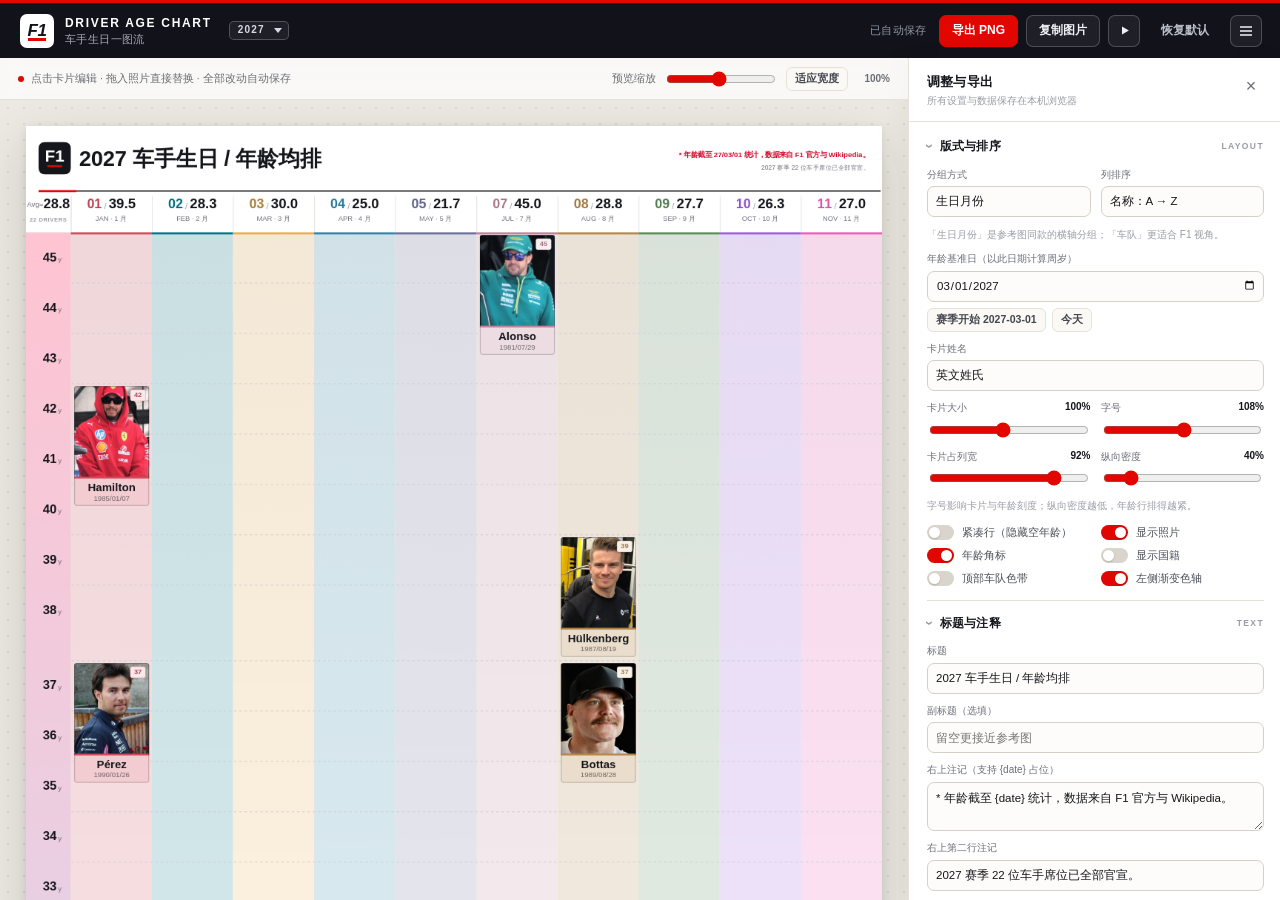
<file: index.html>
<!doctype html>
<html lang="zh-CN">
<head>
  <meta charset="utf-8">
  <meta name="viewport" content="width=device-width, initial-scale=1">
  <meta name="color-scheme" content="light">
  <link rel="icon" href="data:image/svg+xml,%3Csvg xmlns='http://www.w3.org/2000/svg' viewBox='0 0 64 64'%3E%3Crect width='64' height='64' rx='14' fill='%2312131a'/%3E%3Ctext x='32' y='42' font-family='Arial,sans-serif' font-style='italic' font-weight='800' font-size='30' fill='%23fff' text-anchor='middle'%3EF1%3C/text%3E%3Crect x='18' y='47' width='28' height='4' fill='%23e10600'/%3E%3C/svg%3E">
  <title>F1 2027 车手生日 / 年龄均排</title>
  <link rel="stylesheet" href="styles/app.css">
</head>
<body>
  <header class="topbar">
    <div class="brand">
      <span class="brand-mark" aria-hidden="true">F1</span>
      <div class="brand-copy">
        <strong>DRIVER AGE CHART</strong>
        <span>车手生日一图流</span>
      </div>
      <select class="season-chip" id="seasonChip" aria-label="选择赛季" title="切换 2027 / 2026 赛季">
        <option value="2027">2027</option>
        <option value="2026">2026</option>
      </select>
    </div>
    <div class="topbar-actions">
      <span class="save-state" id="saveState">已自动保存</span>
      <button class="btn btn-primary" id="btnExportTop" type="button">导出 PNG</button>
      <button class="btn" id="btnCopyTop" type="button">复制图片</button>
      <a class="btn btn-icon" id="btnVideo" href="exports/f1-2027-driver-feed.mp4" target="_blank" rel="noopener" aria-label="播放大字卡片流" title="播放大字卡片流（20 秒 / 1080×1920 / 60fps）">
        <svg viewBox="0 0 24 24" width="15" height="15" aria-hidden="true"><path fill="currentColor" d="M8 5.5v13l11-6.5z"/></svg>
      </a>
      <button class="btn btn-ghost" id="btnResetTop" type="button">恢复默认</button>
      <button class="btn btn-icon" id="btnTogglePanel" type="button" aria-label="显示 / 隐藏调整面板" aria-expanded="true" title="显示 / 隐藏调整面板">
        <svg viewBox="0 0 24 24" width="16" height="16" aria-hidden="true"><path fill="currentColor" d="M3 5h18v2H3V5zm0 6h18v2H3v-2zm0 6h18v2H3v-2z"/></svg>
      </button>
    </div>
  </header>

  <main class="workspace">
    <section class="stage-pane" aria-label="图表预览">
      <div class="stage-bar">
        <span class="stage-hint">
          <span class="dot"></span> 点击卡片编辑 · 拖入照片直接替换 · 全部改动自动保存
        </span>
        <div class="stage-tools">
          <label class="zoom-field" for="inPreviewZoom">预览缩放</label>
          <input type="range" id="inPreviewZoom" min="45" max="160" step="5" value="100">
          <button class="mini-btn" id="btnFit" type="button">适应宽度</button>
          <span class="zoom-label" id="previewZoomLabel">100%</span>
        </div>
      </div>
      <div class="stage" id="stage">
        <div class="canvas-shell" id="canvasShell">
          <canvas id="chart" aria-label="F1 2027 车手生日年龄图表"></canvas>
          <div class="card-ring" id="cardRing" hidden></div>
        </div>
      </div>
    </section>

    <aside class="panel" id="panel" aria-label="调整面板">
      <div class="panel-head">
        <div>
          <strong>调整与导出</strong>
          <span>所有设置与数据保存在本机浏览器</span>
        </div>
        <button class="panel-close" id="btnClosePanel" type="button" aria-label="关闭面板">×</button>
      </div>

      <div class="panel-scroll">
        <details class="sec" open>
          <summary><span>版式与排序</span><span class="sec-meta">LAYOUT</span></summary>
          <div class="sec-body">
            <div class="grid-2">
              <label class="field">
                <span>分组方式</span>
                <select id="inGroupBy"></select>
              </label>
              <label class="field">
                <span>列排序</span>
                <select id="inSortMode"></select>
              </label>
            </div>
            <p class="hint">「生日月份」是参考图同款的横轴分组；「车队」更适合 F1 视角。</p>

            <div class="manual-order" id="manualOrderWrap" hidden>
              <div class="mini-title">拖动调整列顺序</div>
              <div class="order-list" id="manualOrder"></div>
            </div>

            <label class="field">
              <span>年龄基准日（以此日期计算周岁）</span>
              <input type="date" id="inAsOf">
            </label>
            <div class="quick-row">
              <button type="button" class="mini-btn" data-date="2027-03-01">赛季开始 2027-03-01</button>
              <button type="button" class="mini-btn" data-date="today">今天</button>
            </div>

            <label class="field">
              <span>卡片姓名</span>
              <select id="inCardName">
                <option value="latin">英文姓氏</option>
                <option value="zh">中文名</option>
                <option value="full">英文全名</option>
              </select>
            </label>

            <div class="grid-2">
              <label class="field">
                <span>卡片大小 <b id="cardScaleVal">100%</b></span>
                <input type="range" id="inCardScale" min="0.7" max="1.35" step="0.05" value="1">
              </label>
              <label class="field">
                <span>字号 <b id="fontScaleVal">108%</b></span>
                <input type="range" id="inFontScale" min="0.85" max="1.3" step="0.01" value="1.08">
              </label>
            </div>

            <div class="grid-2">
              <label class="field">
                <span>卡片占列宽 <b id="cardFillVal">90%</b></span>
                <input type="range" id="inCardFill" min="0.7" max="0.97" step="0.01" value="0.9">
              </label>
              <label class="field">
                <span>纵向密度 <b id="densityVal">40%</b></span>
                <input type="range" id="inVerticalDensity" min="0.3" max="1" step="0.01" value="0.4">
              </label>
            </div>
            <p class="hint">字号影响卡片与年龄刻度；纵向密度越低，年龄行排得越紧。</p>

            <div class="toggles">
              <label class="switch"><input type="checkbox" id="inCompactRows"><span class="track"></span><span>紧凑行（隐藏空年龄）</span></label>              <label class="switch"><input type="checkbox" id="inShowPhotos"><span class="track"></span><span>显示照片</span></label>
              <label class="switch"><input type="checkbox" id="inShowAgeBadge"><span class="track"></span><span>年龄角标</span></label>
              <label class="switch"><input type="checkbox" id="inShowCountry"><span class="track"></span><span>显示国籍</span></label>
              <label class="switch"><input type="checkbox" id="inShowBand"><span class="track"></span><span>顶部车队色带</span></label>
              <label class="switch"><input type="checkbox" id="inAxisGradient"><span class="track"></span><span>左侧渐变色轴</span></label>
            </div>
          </div>
        </details>

        <details class="sec" open>
          <summary><span>标题与注释</span><span class="sec-meta">TEXT</span></summary>
          <div class="sec-body">
            <label class="field">
              <span>标题</span>
              <input type="text" id="inTitle" maxlength="60" placeholder="2027 车手生日 / 年龄均排">
            </label>
            <label class="field">
              <span>副标题（选填）</span>
              <input type="text" id="inSubtitle" maxlength="90" placeholder="留空更接近参考图">
            </label>
            <label class="field">
              <span>右上注记（支持 {date} 占位）</span>
              <textarea id="inHeaderNote" rows="2" maxlength="140"></textarea>
            </label>
            <label class="field">
              <span>右上第二行注记</span>
              <input type="text" id="inHeaderSubNote" maxlength="90">
            </label>
            <label class="field">
              <span>页脚右侧文字</span>
              <input type="text" id="inFooterRight" maxlength="60">
            </label>
            <label class="switch"><input type="checkbox" id="inShowFooter"><span class="track"></span><span>在海报底部显示数据信息（参考图没有）</span></label>
          </div>
        </details>

        <details class="sec">
          <summary><span>主题与车队配色</span><span class="sec-meta">THEME</span></summary>
          <div class="sec-body">
            <label class="field">
              <span>配色主题</span>
              <select id="inTheme"></select>
            </label>
            <div class="mini-title">车队颜色 <button class="mini-btn" id="btnAddTeam" type="button">+ 新增车队</button></div>
            <div class="team-list" id="teamList"></div>
            <p class="hint">颜色会用于列底色、卡片与列标题；也可在「车手数据」里换队。</p>
          </div>
        </details>

        <details class="sec" open>
          <summary><span>车手数据</span><span class="sec-meta">DATA</span></summary>
          <div class="sec-body">
            <div class="season-switch" role="group" aria-label="内置赛季数据">
              <button type="button" class="season-btn" data-season="2027">2027 赛季 <small>22 人</small></button>
              <button type="button" class="season-btn" data-season="2026">2026 赛季 <small>25 人</small></button>
            </div>
            <p class="hint" id="seasonHint">2027 为已官宣的 22 位车手；2026 为实际参加过正赛的 25 位（含替补）。切换会载入内置阵容。</p>
            <div class="button-row">
              <button class="btn btn-primary btn-sm" id="btnAddDriver" type="button">+ 新增车手</button>
              <button class="btn btn-sm" id="btnImportJson" type="button">导入 JSON</button>
              <button class="btn btn-sm" id="btnExportJson" type="button">导出 JSON</button>
            </div>
            <div class="dataset-row">
              <select id="datasetSelect" aria-label="本机数据集"></select>
              <button class="mini-btn" id="btnSaveDataset" type="button" title="保存当前数据为数据集">保存</button>
              <button class="mini-btn" id="btnLoadDataset" type="button" title="载入所选数据集">载入</button>
              <button class="mini-btn danger" id="btnDeleteDataset" type="button" title="删除所选数据集">删除</button>
            </div>
            <div class="driver-list" id="driverList"></div>
            <p class="hint">提示：点击画布上的卡片也可以直接编辑。照片会压缩后保存在本机。</p>
          </div>
        </details>

        <details class="sec" open>
          <summary><span>导出图片</span><span class="sec-meta">EXPORT</span></summary>
          <div class="sec-body">
            <div class="grid-3">
              <label class="field">
                <span>格式</span>
                <select id="inExportFormat">
                  <option value="png">PNG</option>
                  <option value="jpeg">JPEG</option>
                </select>
              </label>
              <label class="field">
                <span>倍率</span>
                <select id="inExportScale">
                  <option value="1">1×</option>
                  <option value="1.5">1.5×</option>
                  <option value="2" selected>2×</option>
                  <option value="3">3×</option>
                </select>
              </label>
              <label class="field">
                <span>JPEG 质量 <b id="qualityVal">92</b></span>
                <input type="range" id="inJpegQuality" min="70" max="100" step="1" value="92">
              </label>
            </div>
            <div class="export-size" id="exportSize">—</div>
            <div class="button-row">
              <button class="btn btn-primary" id="btnExport" type="button">导出图片</button>
              <button class="btn" id="btnCopy" type="button">复制到剪贴板</button>
            </div>
            <p class="hint">导出为完整分辨率海报，与预览缩放无关。如果觉得海报字小，可看<b>大字卡片流</b>（20 秒，1080×1920，名字 36px / 生日 22px / 年龄 42px）：<a href="exports/f1-2027-driver-feed.mp4" download>下载 MP4</a>；整张海报组装版（14 秒，字小，适合大屏）<a href="exports/f1-2027-age-chart-reveal.mp4" download>另一版</a>。</p>
          </div>
        </details>

        <div class="panel-foot">
          <span>F1 AGE CHART</span>
          <a href="README.md" target="_blank" rel="noopener">使用说明 / 扩展</a>
          <a href="credits.html">照片来源与许可</a>
        </div>
      </div>
    </aside>
  </main>

  <dialog class="dialog" id="driverDialog">
    <form id="driverForm" novalidate>
      <header class="dialog-head">
        <div>
          <h2 id="dialogTitle">编辑车手</h2>
          <span class="dialog-sub" id="dialogSub">修改后立即生效</span>
        </div>
        <button class="panel-close" id="btnCloseDialog" type="button" aria-label="关闭">×</button>
      </header>
      <div class="dialog-body">
        <div class="photo-editor">
          <div class="photo-drop" id="photoDrop" tabindex="0" role="button" aria-label="上传或拖入照片">
            <canvas id="photoPreview" width="220" height="264"></canvas>
            <span class="photo-empty" id="photoEmpty">拖入照片<br><em>或点击上传</em></span>
          </div>
          <div class="photo-actions">
            <button class="mini-btn" id="btnPickPhoto" type="button">选择照片</button>
            <button class="mini-btn" id="btnClearPhoto" type="button">清除照片</button>
            <button class="mini-btn" id="btnRestorePhoto" type="button" hidden>恢复默认</button>
          </div>
          <div class="focus-grid">
            <label><span>水平</span><input type="range" id="inFocusX" min="0" max="1" step="0.01" value="0.5"></label>
            <label><span>垂直</span><input type="range" id="inFocusY" min="0" max="1" step="0.01" value="0.35"></label>
            <label><span>缩放</span><input type="range" id="inFocusZ" min="1" max="2.4" step="0.01" value="1"></label>
          </div>
          <input type="file" id="photoInput" accept="image/*" hidden>
        </div>

        <div class="dialog-fields">
          <label class="field">
            <span>姓名（英文，用于全名模式与提示）</span>
            <input type="text" id="inDriverName" maxlength="50" autocomplete="off">
          </label>
          <div class="grid-2">
            <label class="field">
              <span>卡片姓名</span>
              <input type="text" id="inDriverShort" maxlength="24" autocomplete="off">
            </label>
            <label class="field">
              <span>中文名</span>
              <input type="text" id="inDriverZh" maxlength="12" autocomplete="off">
            </label>
          </div>
          <div class="grid-2">
            <label class="field">
              <span>车队</span>
              <select id="inDriverTeam"></select>
            </label>
            <label class="field">
              <span>国籍代码</span>
              <input type="text" id="inDriverCountry" maxlength="3" autocomplete="off" placeholder="GBR">
            </label>
          </div>
          <div class="grid-2">
            <label class="field">
              <span>生日</span>
              <input type="date" id="inDriverBirthday">
            </label>
            <label class="field">
              <span>席位状态</span>
              <select id="inDriverStatus">
                <option value="confirmed">已官宣</option>
                <option value="pending">待官宣（显示 ?）</option>
              </select>
            </label>
          </div>
          <label class="switch"><input type="checkbox" id="inDriverHighlight"><span class="track"></span><span>高亮描边（冠军 / 特别关注）</span></label>
          <p class="hint" id="driverAgeHint">—</p>
        </div>
      </div>
      <footer class="dialog-foot">
        <button class="btn btn-danger-ghost" id="btnDeleteDriver" type="button">删除车手</button>
        <div class="spacer"></div>
        <button class="btn" id="btnCancelDialog" type="button">取消</button>
        <button class="btn btn-primary" id="btnSaveDriver" type="submit">保存修改</button>
      </footer>
    </form>
  </dialog>

  <div class="busy-chip" id="busyChip" hidden>
    <span class="spinner"></span><span>正在生成图片…</span>
  </div>

  <div class="toast" id="toast" role="status" aria-live="polite" hidden></div>

  <script src="js/util.js"></script>
  <script src="js/photos.js"></script>
  <script src="js/data.js"></script>
  <script src="js/age.js"></script>
  <script src="js/themes.js"></script>
  <script src="js/groups.js"></script>
  <script src="js/layout.js"></script>
  <script src="js/render.js"></script>
  <script src="js/state.js"></script>
  <script src="js/export.js"></script>
  <script src="js/ui.js"></script>
  <script src="js/main.js"></script>
</body>
</html>
</file>
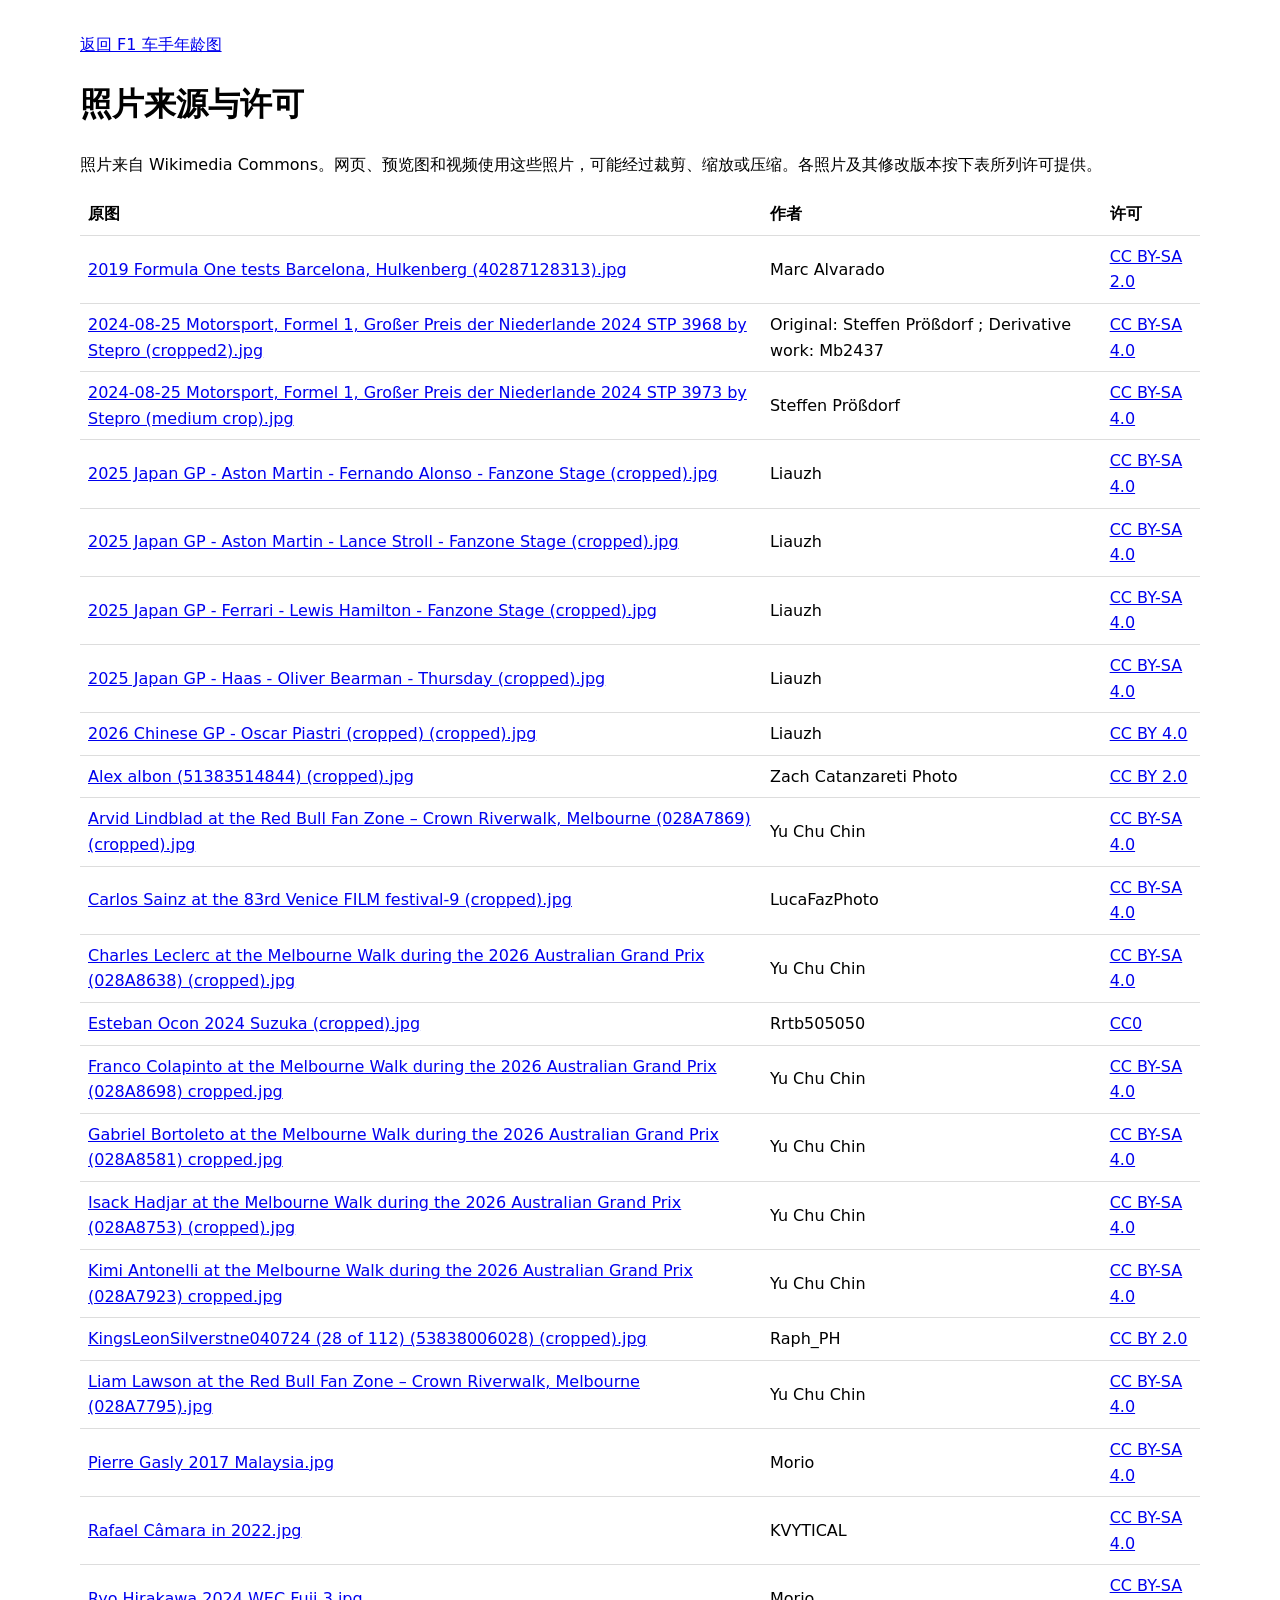
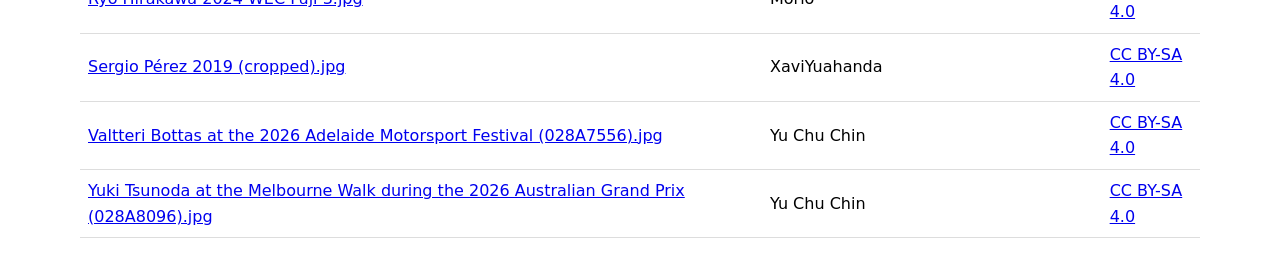
<file: credits.html>
<!doctype html>
<html lang="zh-CN">
<meta charset="utf-8"><meta name="viewport" content="width=device-width, initial-scale=1">
<title>照片来源与许可 · F1 车手年龄图</title>
<style>body{font:16px/1.6 system-ui,sans-serif;max-width:70rem;margin:2rem auto;padding:0 1rem}table{width:100%;border-collapse:collapse}th,td{padding:.5rem;border-bottom:1px solid #ddd;text-align:left;overflow-wrap:anywhere}</style>
<main>
<p><a href="./">返回 F1 车手年龄图</a></p>
<h1>照片来源与许可</h1>
<p>照片来自 Wikimedia Commons。网页、预览图和视频使用这些照片，可能经过裁剪、缩放或压缩。各照片及其修改版本按下表所列许可提供。</p>
<table><thead><tr><th>原图</th><th>作者</th><th>许可</th></tr></thead><tbody>
<tr><td><a href="https://commons.wikimedia.org/wiki/File:2019_Formula_One_tests_Barcelona%2C_Hulkenberg_%2840287128313%29.jpg">2019 Formula One tests Barcelona, Hulkenberg (40287128313).jpg</a></td><td>Marc Alvarado</td><td><a href="https://creativecommons.org/licenses/by-sa/2.0">CC BY-SA 2.0</a></td></tr>
<tr><td><a href="https://commons.wikimedia.org/wiki/File:2024-08-25_Motorsport%2C_Formel_1%2C_Gro%C3%9Fer_Preis_der_Niederlande_2024_STP_3968_by_Stepro_%28cropped2%29.jpg">2024-08-25 Motorsport, Formel 1, Großer Preis der Niederlande 2024 STP 3968 by Stepro (cropped2).jpg</a></td><td>Original: Steffen Prößdorf ; Derivative work: Mb2437</td><td><a href="https://creativecommons.org/licenses/by-sa/4.0">CC BY-SA 4.0</a></td></tr>
<tr><td><a href="https://commons.wikimedia.org/wiki/File:2024-08-25_Motorsport%2C_Formel_1%2C_Gro%C3%9Fer_Preis_der_Niederlande_2024_STP_3973_by_Stepro_%28medium_crop%29.jpg">2024-08-25 Motorsport, Formel 1, Großer Preis der Niederlande 2024 STP 3973 by Stepro (medium crop).jpg</a></td><td>Steffen Prößdorf</td><td><a href="https://creativecommons.org/licenses/by-sa/4.0">CC BY-SA 4.0</a></td></tr>
<tr><td><a href="https://commons.wikimedia.org/wiki/File:2025_Japan_GP_-_Aston_Martin_-_Fernando_Alonso_-_Fanzone_Stage_%28cropped%29.jpg">2025 Japan GP - Aston Martin - Fernando Alonso - Fanzone Stage (cropped).jpg</a></td><td>Liauzh</td><td><a href="https://creativecommons.org/licenses/by-sa/4.0">CC BY-SA 4.0</a></td></tr>
<tr><td><a href="https://commons.wikimedia.org/wiki/File:2025_Japan_GP_-_Aston_Martin_-_Lance_Stroll_-_Fanzone_Stage_%28cropped%29.jpg">2025 Japan GP - Aston Martin - Lance Stroll - Fanzone Stage (cropped).jpg</a></td><td>Liauzh</td><td><a href="https://creativecommons.org/licenses/by-sa/4.0">CC BY-SA 4.0</a></td></tr>
<tr><td><a href="https://commons.wikimedia.org/wiki/File:2025_Japan_GP_-_Ferrari_-_Lewis_Hamilton_-_Fanzone_Stage_%28cropped%29.jpg">2025 Japan GP - Ferrari - Lewis Hamilton - Fanzone Stage (cropped).jpg</a></td><td>Liauzh</td><td><a href="https://creativecommons.org/licenses/by-sa/4.0">CC BY-SA 4.0</a></td></tr>
<tr><td><a href="https://commons.wikimedia.org/wiki/File:2025_Japan_GP_-_Haas_-_Oliver_Bearman_-_Thursday_%28cropped%29.jpg">2025 Japan GP - Haas - Oliver Bearman - Thursday (cropped).jpg</a></td><td>Liauzh</td><td><a href="https://creativecommons.org/licenses/by-sa/4.0">CC BY-SA 4.0</a></td></tr>
<tr><td><a href="https://commons.wikimedia.org/wiki/File:2026_Chinese_GP_-_Oscar_Piastri_%28cropped%29_%28cropped%29.jpg">2026 Chinese GP - Oscar Piastri (cropped) (cropped).jpg</a></td><td>Liauzh</td><td><a href="https://creativecommons.org/licenses/by/4.0">CC BY 4.0</a></td></tr>
<tr><td><a href="https://commons.wikimedia.org/wiki/File:Alex_albon_%2851383514844%29_%28cropped%29.jpg">Alex albon (51383514844) (cropped).jpg</a></td><td>Zach Catanzareti Photo</td><td><a href="https://creativecommons.org/licenses/by/2.0">CC BY 2.0</a></td></tr>
<tr><td><a href="https://commons.wikimedia.org/wiki/File:Arvid_Lindblad_at_the_Red_Bull_Fan_Zone_%E2%80%93_Crown_Riverwalk%2C_Melbourne_%28028A7869%29_%28cropped%29.jpg">Arvid Lindblad at the Red Bull Fan Zone – Crown Riverwalk, Melbourne (028A7869) (cropped).jpg</a></td><td>Yu Chu Chin</td><td><a href="https://creativecommons.org/licenses/by-sa/4.0">CC BY-SA 4.0</a></td></tr>
<tr><td><a href="https://commons.wikimedia.org/wiki/File:Carlos_Sainz_at_the_83rd_Venice_FILM_festival-9_%28cropped%29.jpg">Carlos Sainz at the 83rd Venice FILM festival-9 (cropped).jpg</a></td><td>LucaFazPhoto</td><td><a href="https://creativecommons.org/licenses/by-sa/4.0">CC BY-SA 4.0</a></td></tr>
<tr><td><a href="https://commons.wikimedia.org/wiki/File:Charles_Leclerc_at_the_Melbourne_Walk_during_the_2026_Australian_Grand_Prix_%28028A8638%29_%28cropped%29.jpg">Charles Leclerc at the Melbourne Walk during the 2026 Australian Grand Prix (028A8638) (cropped).jpg</a></td><td>Yu Chu Chin</td><td><a href="https://creativecommons.org/licenses/by-sa/4.0">CC BY-SA 4.0</a></td></tr>
<tr><td><a href="https://commons.wikimedia.org/wiki/File:Esteban_Ocon_2024_Suzuka_%28cropped%29.jpg">Esteban Ocon 2024 Suzuka (cropped).jpg</a></td><td>Rrtb505050</td><td><a href="https://creativecommons.org/publicdomain/zero/1.0/deed.en">CC0</a></td></tr>
<tr><td><a href="https://commons.wikimedia.org/wiki/File:Franco_Colapinto_at_the_Melbourne_Walk_during_the_2026_Australian_Grand_Prix_%28028A8698%29_cropped.jpg">Franco Colapinto at the Melbourne Walk during the 2026 Australian Grand Prix (028A8698) cropped.jpg</a></td><td>Yu Chu Chin</td><td><a href="https://creativecommons.org/licenses/by-sa/4.0">CC BY-SA 4.0</a></td></tr>
<tr><td><a href="https://commons.wikimedia.org/wiki/File:Gabriel_Bortoleto_at_the_Melbourne_Walk_during_the_2026_Australian_Grand_Prix_%28028A8581%29_cropped.jpg">Gabriel Bortoleto at the Melbourne Walk during the 2026 Australian Grand Prix (028A8581) cropped.jpg</a></td><td>Yu Chu Chin</td><td><a href="https://creativecommons.org/licenses/by-sa/4.0">CC BY-SA 4.0</a></td></tr>
<tr><td><a href="https://commons.wikimedia.org/wiki/File:Isack_Hadjar_at_the_Melbourne_Walk_during_the_2026_Australian_Grand_Prix_%28028A8753%29_%28cropped%29.jpg">Isack Hadjar at the Melbourne Walk during the 2026 Australian Grand Prix (028A8753) (cropped).jpg</a></td><td>Yu Chu Chin</td><td><a href="https://creativecommons.org/licenses/by-sa/4.0">CC BY-SA 4.0</a></td></tr>
<tr><td><a href="https://commons.wikimedia.org/wiki/File:Kimi_Antonelli_at_the_Melbourne_Walk_during_the_2026_Australian_Grand_Prix_%28028A7923%29_cropped.jpg">Kimi Antonelli at the Melbourne Walk during the 2026 Australian Grand Prix (028A7923) cropped.jpg</a></td><td>Yu Chu Chin</td><td><a href="https://creativecommons.org/licenses/by-sa/4.0">CC BY-SA 4.0</a></td></tr>
<tr><td><a href="https://commons.wikimedia.org/wiki/File:KingsLeonSilverstne040724_%2828_of_112%29_%2853838006028%29_%28cropped%29.jpg">KingsLeonSilverstne040724 (28 of 112) (53838006028) (cropped).jpg</a></td><td>Raph_PH</td><td><a href="https://creativecommons.org/licenses/by/2.0">CC BY 2.0</a></td></tr>
<tr><td><a href="https://commons.wikimedia.org/wiki/File:Liam_Lawson_at_the_Red_Bull_Fan_Zone_%E2%80%93_Crown_Riverwalk%2C_Melbourne_%28028A7795%29.jpg">Liam Lawson at the Red Bull Fan Zone – Crown Riverwalk, Melbourne (028A7795).jpg</a></td><td>Yu Chu Chin</td><td><a href="https://creativecommons.org/licenses/by-sa/4.0">CC BY-SA 4.0</a></td></tr>
<tr><td><a href="https://commons.wikimedia.org/wiki/File:Pierre_Gasly_2017_Malaysia.jpg">Pierre Gasly 2017 Malaysia.jpg</a></td><td>Morio</td><td><a href="https://creativecommons.org/licenses/by-sa/4.0">CC BY-SA 4.0</a></td></tr>
<tr><td><a href="https://commons.wikimedia.org/wiki/File:Rafael_C%C3%A2mara_in_2022.jpg">Rafael Câmara in 2022.jpg</a></td><td>KVYTICAL</td><td><a href="https://creativecommons.org/licenses/by-sa/4.0">CC BY-SA 4.0</a></td></tr>
<tr><td><a href="https://commons.wikimedia.org/wiki/File:Ryo_Hirakawa_2024_WEC_Fuji_3.jpg">Ryo Hirakawa 2024 WEC Fuji 3.jpg</a></td><td>Morio</td><td><a href="https://creativecommons.org/licenses/by-sa/4.0">CC BY-SA 4.0</a></td></tr>
<tr><td><a href="https://commons.wikimedia.org/wiki/File:Sergio_P%C3%A9rez_2019_%28cropped%29.jpg">Sergio Pérez 2019 (cropped).jpg</a></td><td>XaviYuahanda</td><td><a href="https://creativecommons.org/licenses/by-sa/4.0">CC BY-SA 4.0</a></td></tr>
<tr><td><a href="https://commons.wikimedia.org/wiki/File:Valtteri_Bottas_at_the_2026_Adelaide_Motorsport_Festival_%28028A7556%29.jpg">Valtteri Bottas at the 2026 Adelaide Motorsport Festival (028A7556).jpg</a></td><td>Yu Chu Chin</td><td><a href="https://creativecommons.org/licenses/by-sa/4.0">CC BY-SA 4.0</a></td></tr>
<tr><td><a href="https://commons.wikimedia.org/wiki/File:Yuki_Tsunoda_at_the_Melbourne_Walk_during_the_2026_Australian_Grand_Prix_%28028A8096%29.jpg">Yuki Tsunoda at the Melbourne Walk during the 2026 Australian Grand Prix (028A8096).jpg</a></td><td>Yu Chu Chin</td><td><a href="https://creativecommons.org/licenses/by-sa/4.0">CC BY-SA 4.0</a></td></tr>
</tbody></table></main></html>
</file>
<file: styles/app.css>
/* F1 Age Chart — application shell */
:root {
  --ink: #15161b;
  --muted: #6c6e77;
  --faint: #9a9ca5;
  --bg: #efede7;
  --panel: #ffffff;
  --line: #e6e2da;
  --line-strong: #d6d1c7;
  --accent: #e10600;
  --accent-ink: #b00500;
  --dark: #12131a;
  --radius: 10px;
  --mono: "Bahnschrift", "DIN Alternate", "Segoe UI", "Microsoft YaHei", sans-serif;
  --cn: "Microsoft YaHei", "PingFang SC", "Noto Sans SC", "Segoe UI", sans-serif;
  --shadow: 0 18px 50px rgba(24, 22, 18, 0.16), 0 2px 8px rgba(24, 22, 18, 0.08);
}

* { box-sizing: border-box; }
html, body { height: 100%; }
body {
  margin: 0;
  background: var(--bg);
  color: var(--ink);
  font: 13px/1.45 var(--cn);
  -webkit-font-smoothing: antialiased;
  overflow: hidden;
}
button, input, select, textarea { font: inherit; color: inherit; }
button { cursor: pointer; }
a { color: var(--ink); }
::selection { background: #ffd9d7; }

/* scrollbars */
* { scrollbar-width: thin; scrollbar-color: #c7c2b8 transparent; }
*::-webkit-scrollbar { width: 10px; height: 10px; }
*::-webkit-scrollbar-thumb { background: #c7c2b8; border: 3px solid transparent; background-clip: padding-box; border-radius: 99px; }
*::-webkit-scrollbar-track { background: transparent; }

/* ------------------------------------------------------------------ topbar */
.topbar {
  flex: 0 0 auto;
  height: 58px;
  display: flex;
  align-items: center;
  justify-content: space-between;
  gap: 20px;
  padding: 0 18px 0 20px;
  background: var(--dark);
  color: #fff;
  border-top: 3px solid var(--accent);
}
.brand { display: flex; align-items: center; gap: 11px; min-width: 0; }
.brand-mark {
  display: grid;
  place-items: center;
  width: 34px;
  height: 34px;
  border-radius: 7px;
  background: #fff;
  color: var(--dark);
  font: 800 17px/1 var(--mono);
  font-style: italic;
  letter-spacing: -0.5px;
  position: relative;
  flex: 0 0 auto;
}
.brand-mark::after {
  content: "";
  position: absolute;
  left: 8px; right: 8px; bottom: 7px;
  height: 2.5px;
  background: var(--accent);
}
.brand-copy { display: flex; flex-direction: column; line-height: 1.15; }
.brand-copy strong { font: 700 12px/1.2 var(--mono); letter-spacing: 1.7px; }
.brand-copy span { font-size: 10.5px; color: #a3a7b4; margin-top: 3px; letter-spacing: 0.4px; }
.season-chip {
  margin-left: 6px;
  padding: 3px 8px 4px;
  border: 1px solid rgba(255,255,255,0.22);
  border-radius: 5px;
  font: 600 10px/1 var(--mono);
  letter-spacing: 1.2px;
  color: #d7d9e2;
}
select.season-chip {
  padding: 3px 20px 4px 8px;
  background-color: rgba(255,255,255,0.06);
  background-image: url("data:image/svg+xml,%3Csvg xmlns='http://www.w3.org/2000/svg' viewBox='0 0 8 5'%3E%3Cpath fill='%23d7d9e2' d='M0 0l4 5 4-5z'/%3E%3C/svg%3E");
  background-repeat: no-repeat;
  background-position: right 6px center;
  background-size: 8px 5px;
  appearance: none;
  cursor: pointer;
}
select.season-chip:focus { outline: none; border-color: var(--accent); }
.season-switch { display: flex; gap: 6px; margin-bottom: 8px; }
.season-btn {
  flex: 1;
  height: 30px;
  border: 1px solid var(--line);
  border-radius: 6px;
  background: #fff;
  color: #6a6f7b;
  font: 600 11px var(--sans);
  cursor: pointer;
  display: flex;
  align-items: center;
  justify-content: center;
  gap: 6px;
}
.season-btn small { font-size: 9.5px; font-weight: 500; color: #9a9eaa; }
.season-btn.active { background: #15161b; color: #fff; border-color: #15161b; }
.season-btn.active small { color: rgba(255,255,255,0.65); }
.topbar-actions { display: flex; align-items: center; gap: 8px; }
.save-state { font-size: 10.5px; color: #8f95a4; margin-right: 4px; letter-spacing: 0.3px; }
.save-state.saving { color: #ffd166; }
.save-state.error { color: #ff8c8c; }

/* ------------------------------------------------------------------ buttons */
.btn {
  display: inline-flex;
  align-items: center;
  justify-content: center;
  gap: 6px;
  height: 32px;
  padding: 0 12px;
  border: 1px solid var(--line-strong);
  border-radius: 7px;
  background: #fff;
  color: var(--ink);
  font-size: 12px;
  font-weight: 600;
  white-space: nowrap;
  transition: border-color .15s, background .15s, color .15s, transform .1s;
}
.btn:hover { border-color: #b9b3a7; background: #f7f5f1; }
.btn:active { transform: translateY(1px); }
.btn:focus-visible { outline: 2px solid var(--accent); outline-offset: 2px; }
.btn-primary { background: var(--accent); border-color: var(--accent); color: #fff; }
.btn-primary:hover { background: #c90500; border-color: #c90500; }
.btn-ghost { background: transparent; border-color: transparent; color: #c3c6d0; }
.btn-ghost:hover { background: rgba(255,255,255,0.08); border-color: transparent; color: #fff; }
.btn-icon { width: 32px; padding: 0; background: transparent; border-color: rgba(255,255,255,0.18); color: #c3c6d0; }
.btn-icon:hover { background: rgba(255,255,255,0.08); color: #fff; border-color: rgba(255,255,255,0.28); }
.btn-sm { height: 29px; padding: 0 10px; font-size: 11.5px; }
.btn-danger-ghost { background: transparent; border-color: transparent; color: #c0262b; }
.btn-danger-ghost:hover { background: #fff0f0; border-color: #f2c9c9; color: #a11820; }
.topbar .btn { border-color: rgba(255,255,255,0.2); background: rgba(255,255,255,0.06); color: #eef0f5; }
.topbar .btn:hover { background: rgba(255,255,255,0.13); border-color: rgba(255,255,255,0.32); }
.topbar .btn-primary { background: var(--accent); border-color: var(--accent); color: #fff; }
.topbar .btn-primary:hover { background: #c90500; border-color: #c90500; }
.topbar .btn-ghost { background: transparent; border-color: transparent; color: #b9bdc9; }

.mini-btn {
  height: 24px;
  padding: 0 8px;
  border: 1px solid var(--line);
  border-radius: 6px;
  background: #faf9f6;
  color: #45474f;
  font-size: 10.5px;
  font-weight: 600;
  white-space: nowrap;
}
.mini-btn:hover { border-color: #c8c2b7; background: #f2efe9; }
.mini-btn.danger { color: #b52228; }
.mini-btn.danger:hover { background: #fff0f0; border-color: #f0c4c4; }
.mini-btn:focus-visible { outline: 2px solid var(--accent); outline-offset: 1px; }

/* ------------------------------------------------------------------ layout */
.workspace {
  height: calc(100% - 58px);
  display: flex;
  min-height: 0;
}
.stage-pane {
  flex: 1 1 auto;
  min-width: 0;
  display: flex;
  flex-direction: column;
  min-height: 0;
}
.stage-bar {
  flex: 0 0 auto;
  height: 42px;
  display: flex;
  align-items: center;
  justify-content: space-between;
  gap: 16px;
  padding: 0 18px;
  background: rgba(255,255,255,0.62);
  border-bottom: 1px solid var(--line);
  backdrop-filter: blur(8px);
}
.stage-hint { display: flex; align-items: center; gap: 7px; color: var(--muted); font-size: 10.5px; white-space: nowrap; overflow: hidden; text-overflow: ellipsis; }
.stage-hint .dot { width: 6px; height: 6px; border-radius: 50%; background: var(--accent); flex: 0 0 auto; }
.stage-tools { display: flex; align-items: center; gap: 8px; }
.zoom-field { font-size: 10.5px; color: var(--muted); }
.zoom-label { font: 600 10px var(--mono); color: var(--muted); width: 34px; text-align: right; }
input[type="range"] { accent-color: var(--accent); }
.stage-tools input[type="range"] { width: 110px; }

.stage {
  flex: 1 1 auto;
  min-height: 0;
  overflow: auto;
  padding: 26px 26px 46px;
  background-color: #ece9e2;
  background-image: radial-gradient(rgba(21,22,27,0.075) 0.8px, transparent 0.8px);
  background-size: 16px 16px;
  scroll-behavior: smooth;
}
.canvas-shell {
  position: relative;
  width: fit-content;
  margin: 0 auto;
  background: #fff;
  box-shadow: var(--shadow);
  border-radius: 1px;
}
.canvas-shell canvas { display: block; width: auto; height: auto; border-radius: 1px; }
.card-ring {
  position: absolute;
  border: 2px solid var(--accent);
  border-radius: 9px;
  box-shadow: 0 0 0 4px rgba(225, 6, 0, 0.12), 0 6px 18px rgba(0,0,0,0.18);
  pointer-events: none;
  transition: left .06s linear, top .06s linear, width .06s linear, height .06s linear;
}
.busy-chip {
  position: fixed;
  top: 112px;
  right: 392px;
  z-index: 90;
  display: flex;
  align-items: center;
  gap: 8px;
  padding: 8px 12px;
  border-radius: 8px;
  background: rgba(18, 19, 26, 0.94);
  color: #fff;
  font-size: 11px;
  box-shadow: 0 10px 26px rgba(0, 0, 0, 0.28);
  backdrop-filter: blur(4px);
}
@media (max-width: 1180px) {
  .busy-chip { right: 16px; top: 132px; }
}
.spinner {
  width: 16px; height: 16px;
  border: 2px solid rgba(21,22,27,0.16);
  border-top-color: var(--accent);
  border-radius: 50%;
  animation: spin .8s linear infinite;
}
@keyframes spin { to { transform: rotate(360deg); } }

/* ------------------------------------------------------------------ panel */
.panel {
  flex: 0 0 372px;
  width: 372px;
  display: flex;
  flex-direction: column;
  min-height: 0;
  background: var(--panel);
  border-left: 1px solid var(--line);
  box-shadow: -8px 0 24px rgba(24,22,18,0.04);
  transition: margin-right .22s ease, transform .22s ease;
}
.panel.collapsed { margin-right: -372px; visibility: hidden; }
.panel-head {
  flex: 0 0 auto;
  padding: 15px 16px 13px 18px;
  border-bottom: 1px solid var(--line);
  display: flex;
  align-items: flex-start;
  justify-content: space-between;
  gap: 10px;
}
.panel-head strong { display: block; font-size: 13px; font-weight: 700; letter-spacing: 0.2px; }
.panel-head span { display: block; margin-top: 2px; font-size: 10px; color: var(--faint); }
.panel-close {
  width: 26px; height: 26px;
  border: 0;
  border-radius: 6px;
  background: transparent;
  color: var(--muted);
  font-size: 18px;
  line-height: 1;
  display: grid;
  place-items: center;
}
.panel-close:hover { background: #f2efe9; color: var(--ink); }
.panel-scroll { flex: 1 1 auto; overflow-y: auto; padding: 2px 16px 20px 18px; }

.sec { border-bottom: 1px solid var(--line); }
.sec summary {
  list-style: none;
  cursor: pointer;
  display: flex;
  align-items: center;
  justify-content: space-between;
  padding: 12px 0 11px;
  font-size: 11.5px;
  font-weight: 700;
  letter-spacing: 0.2px;
  user-select: none;
}
.sec summary::-webkit-details-marker { display: none; }
.sec summary::before {
  content: "›";
  display: inline-block;
  margin-right: 8px;
  color: var(--faint);
  font-size: 14px;
  transform: rotate(0deg);
  transition: transform .15s;
}
.sec[open] summary::before { transform: rotate(90deg); }
.sec summary > span:first-child { flex: 1 1 auto; }
.sec-meta { font: 600 8.5px var(--mono); letter-spacing: 1.4px; color: var(--faint); }
.sec-body { padding: 0 0 14px; display: flex; flex-direction: column; gap: 10px; }
.sec[open] .sec-body { animation: fade-in .18s ease; }
@keyframes fade-in { from { opacity: 0; transform: translateY(-2px); } to { opacity: 1; transform: none; } }

.grid-2 { display: grid; grid-template-columns: 1fr 1fr; gap: 10px; }
.grid-3 { display: grid; grid-template-columns: 1fr 1fr 1fr; gap: 8px; }
.field { display: flex; flex-direction: column; gap: 4px; min-width: 0; }
.field > span { font-size: 10px; color: var(--muted); display: flex; justify-content: space-between; gap: 8px; }
.field > span b { font: 600 10px var(--mono); color: var(--ink); }
.field input[type="text"], .field input[type="date"], .field select, .field textarea, .dataset-row select, .team-list input[type="text"] {
  width: 100%;
  min-width: 0;
  height: 31px;
  padding: 0 8px;
  border: 1px solid var(--line-strong);
  border-radius: 7px;
  background: #fdfcfa;
  font-size: 11.5px;
  color: var(--ink);
  transition: border-color .12s, box-shadow .12s, background .12s;
}
.field textarea { height: auto; min-height: 48px; padding: 7px 8px; resize: vertical; line-height: 1.45; }
.field input:focus, .field select:focus, .field textarea:focus, .dataset-row select:focus, .team-list input:focus {
  outline: none;
  border-color: var(--accent);
  box-shadow: 0 0 0 3px rgba(225,6,0,0.1);
  background: #fff;
}
select {
  appearance: none;
  -webkit-appearance: none;
  background-image: url("data:image/svg+xml;charset=utf-8,%3Csvg xmlns='http://www.w3.org/2000/svg' width='10' height='6' viewBox='0 0 10 6'%3E%3Cpath d='M1 1l4 4 4-4' fill='none' stroke='%236c6e77' stroke-width='1.4' stroke-linecap='round'/%3E%3C/svg%3E");
  background-repeat: no-repeat;
  background-position: right 8px center;
  padding-right: 22px !important;
}
.field input[type="date"] { padding-right: 6px; font-family: var(--mono); }

.quick-row { display: flex; gap: 6px; flex-wrap: wrap; margin-top: -4px; }
.toggles { display: grid; grid-template-columns: 1fr 1fr; gap: 8px 10px; padding-top: 2px; }
.switch { display: flex; align-items: center; gap: 8px; cursor: pointer; font-size: 10.5px; color: #4d505a; line-height: 1.3; }
.switch input { position: absolute; opacity: 0; width: 0; height: 0; }
.switch .track {
  position: relative;
  flex: 0 0 auto;
  width: 27px; height: 15px;
  border-radius: 99px;
  background: #d9d5cc;
  transition: background .16s;
}
.switch .track::after {
  content: "";
  position: absolute;
  left: 2px; top: 2px;
  width: 11px; height: 11px;
  border-radius: 50%;
  background: #fff;
  box-shadow: 0 1px 2px rgba(0,0,0,.18);
  transition: transform .16s;
}
.switch input:checked + .track { background: var(--accent); }
.switch input:checked + .track::after { transform: translateX(12px); }
.switch input:focus-visible + .track { outline: 2px solid var(--ink); outline-offset: 2px; }
.switch.detail { gap: 6px; }

.manual-order { border: 1px dashed var(--line-strong); border-radius: 8px; padding: 8px; background: #fbfaf7; }
.mini-title { display: flex; align-items: center; justify-content: space-between; gap: 8px; font-size: 10px; color: var(--muted); font-weight: 600; margin-bottom: 6px; }
.order-list { display: flex; flex-direction: column; gap: 4px; max-height: 210px; overflow: auto; }
.order-item {
  display: flex; align-items: center; gap: 7px;
  padding: 5px 6px;
  border: 1px solid var(--line);
  border-radius: 6px;
  background: #fff;
  font-size: 10.5px;
  cursor: grab;
}
.order-item:active { cursor: grabbing; }
.order-item.dragging { opacity: .45; }
.order-item .sw { width: 8px; height: 8px; border-radius: 2px; flex: 0 0 auto; }
.order-item .ord { margin-left: auto; color: var(--faint); font: 600 9px var(--mono); }

.hint { margin: 0; font-size: 10px; line-height: 1.5; color: var(--faint); }
.hint a { color: #ff9a9a; text-decoration: none; border-bottom: 1px solid rgba(255,154,154,0.35); }
.hint a:hover { color: #fff; border-bottom-color: #fff; }

/* team list */
.team-list { display: flex; flex-direction: column; gap: 5px; max-height: 290px; overflow: auto; padding-right: 2px; }
.team-row { display: grid; grid-template-columns: 24px 1fr 58px 22px; align-items: center; gap: 6px; }
.team-row input[type="color"] {
  width: 24px; height: 24px; padding: 0; border: 1px solid var(--line-strong); border-radius: 6px; background: #fff; cursor: pointer;
}
.team-row input[type="color"]::-webkit-color-swatch-wrapper { padding: 2px; }
.team-row input[type="color"]::-webkit-color-swatch { border: 0; border-radius: 4px; }
.team-row input[type="text"] { height: 26px; font-size: 10.5px; padding: 0 6px; }
.team-row .code { font-family: var(--mono); text-transform: uppercase; }
.team-row .team-del {
  width: 22px; height: 22px; border: 0; border-radius: 5px; background: transparent; color: #b6b2a9; font-size: 14px; line-height: 1;
}
.team-row .team-del:hover { background: #fff0f0; color: #b52228; }

/* driver list */
.button-row { display: flex; gap: 6px; flex-wrap: wrap; }
.button-row .btn { flex: 1 1 auto; }
.dataset-row { display: grid; grid-template-columns: 1fr auto auto auto; gap: 5px; align-items: center; }
.dataset-row select { height: 26px; font-size: 10.5px; }
.driver-list { display: flex; flex-direction: column; max-height: 330px; overflow: auto; border: 1px solid var(--line); border-radius: 8px; }
.driver-row {
  display: grid;
  grid-template-columns: 8px minmax(0, 1fr) auto 14px;
  align-items: center;
  gap: 7px;
  padding: 7px 8px;
  background: #fff;
  border: 0;
  border-bottom: 1px solid #f0ede7;
  text-align: left;
  font-size: 11px;
}
.driver-row:last-child { border-bottom: 0; }
.driver-row:hover { background: #faf8f4; }
.driver-row:focus-visible { outline: 2px solid var(--accent); outline-offset: -2px; }
.driver-row .sw { width: 8px; height: 8px; border-radius: 2px; }
.driver-row .nm { min-width: 0; display: flex; flex-direction: column; line-height: 1.2; }
.driver-row .nm b { font-weight: 600; font-size: 11px; white-space: nowrap; overflow: hidden; text-overflow: ellipsis; }
.driver-row .nm span { color: var(--faint); font-size: 9px; white-space: nowrap; overflow: hidden; text-overflow: ellipsis; }
.driver-row .dt { font: 500 9.5px var(--mono); color: var(--muted); white-space: nowrap; }
.driver-row .go { color: #bdb8ae; font-size: 13px; }
.driver-row .flag { display: inline-block; margin-left: 4px; color: #b52228; font-weight: 700; }

/* export */
.export-size {
  padding: 8px 9px;
  border: 1px solid var(--line);
  border-radius: 7px;
  background: #fbfaf7;
  font: 500 10px/1.5 var(--mono);
  color: var(--muted);
  word-break: break-all;
}
.export-size b { color: var(--ink); font-weight: 700; }
.panel-foot {
  display: flex; align-items: center; justify-content: space-between;
  padding: 14px 0 4px;
  font: 600 8.5px var(--mono);
  letter-spacing: 1px;
  color: var(--faint);
}
.panel-foot a { color: var(--muted); text-decoration: none; border-bottom: 1px solid #ddd8cf; font-family: var(--cn); letter-spacing: 0; font-size: 10px; }
.panel-foot a:hover { color: var(--accent); border-color: var(--accent); }

/* ------------------------------------------------------------------ dialog */
.dialog {
  width: min(760px, 94vw);
  max-height: 92vh;
  padding: 0;
  border: 0;
  border-radius: 14px;
  background: #fff;
  color: var(--ink);
  box-shadow: 0 30px 90px rgba(12,12,18,0.42);
  overflow: hidden;
}
.dialog::backdrop { background: rgba(12, 12, 18, 0.52); backdrop-filter: blur(3px); }
.dialog form { display: flex; flex-direction: column; max-height: 92vh; }
.dialog-head {
  display: flex; align-items: flex-start; justify-content: space-between; gap: 12px;
  padding: 18px 20px 14px;
  border-bottom: 1px solid var(--line);
}
.dialog-head h2 { margin: 0; font-size: 16px; letter-spacing: 0.2px; }
.dialog-sub { display: block; margin-top: 3px; font-size: 10.5px; color: var(--faint); }
.dialog-body {
  display: grid;
  grid-template-columns: 250px minmax(0, 1fr);
  gap: 22px;
  padding: 18px 20px;
  overflow: auto;
}
.photo-editor { display: flex; flex-direction: column; gap: 9px; }
.photo-drop {
  position: relative;
  width: 100%;
  aspect-ratio: 5 / 6;
  border: 1px dashed var(--line-strong);
  border-radius: 10px;
  background: #f7f5f0;
  overflow: hidden;
  display: grid;
  place-items: center;
  outline: none;
}
.photo-drop:focus-visible { border-color: var(--accent); box-shadow: 0 0 0 3px rgba(225,6,0,0.12); }
.photo-drop.dragover { border-color: var(--accent); background: #fff3f2; }
.photo-drop canvas { width: 100%; height: 100%; display: block; }
.photo-empty {
  position: absolute; inset: 0;
  display: grid; place-items: center;
  text-align: center;
  font-size: 11px;
  color: var(--faint);
  line-height: 1.7;
  pointer-events: none;
}
.photo-empty em { font-style: normal; color: var(--muted); font-size: 10px; }
.photo-actions { display: flex; gap: 6px; }
.photo-actions .mini-btn { flex: 1; height: 27px; }
.focus-grid { display: flex; flex-direction: column; gap: 6px; }
.focus-grid label { display: grid; grid-template-columns: 30px 1fr; align-items: center; gap: 6px; font-size: 9.5px; color: var(--muted); }
.focus-grid input { width: 100%; }
.dialog-fields { display: flex; flex-direction: column; gap: 10px; min-width: 0; }
.dialog-foot {
  display: flex; align-items: center; gap: 8px;
  padding: 13px 20px;
  border-top: 1px solid var(--line);
  background: #fbfaf7;
}
.dialog-foot .spacer { flex: 1; }

/* ------------------------------------------------------------------ toast */
.toast {
  position: fixed;
  left: 50%;
  bottom: 26px;
  transform: translateX(-50%) translateY(8px);
  max-width: min(560px, 90vw);
  padding: 10px 15px;
  border-radius: 9px;
  background: #1b1c24;
  color: #fff;
  font-size: 12px;
  box-shadow: 0 12px 30px rgba(0,0,0,0.3);
  z-index: 100;
  opacity: 0;
  transition: opacity .18s, transform .18s;
  pointer-events: none;
}
.toast.show { opacity: 1; transform: translateX(-50%) translateY(0); }
.toast.error { background: #8f1118; }
.toast.success { background: #14532d; }

/* ------------------------------------------------------------------ responsive */
@media (max-width: 1180px) {
  body { overflow: auto; }
  .workspace { height: auto; flex-direction: column; }
  .stage-pane { min-height: 60vh; }
  .stage { padding: 18px 14px 28px; }
  .stage-bar { height: auto; padding: 8px 14px; gap: 8px; }
  .stage-hint { display: none; }
  .panel {
    flex: 0 0 auto;
    width: 100%;
    max-height: none;
    border-left: 0;
    border-top: 1px solid var(--line);
    box-shadow: none;
  }
  .panel.collapsed { margin-right: 0; display: none; }
  .panel-scroll { max-height: 70vh; }
  .topbar { height: auto; padding: 10px 14px; flex-wrap: wrap; gap: 10px; }
  .workspace { height: auto; }
  .save-state { display: none; }
  .dialog-body { grid-template-columns: 1fr; }
  .photo-editor { max-width: 260px; }
}
@media (max-width: 640px) {
  .brand-copy span, .season-chip { display: none; }
  .topbar-actions { width: 100%; }
  .topbar-actions .btn { flex: 1; }
  .topbar-actions .btn-icon { flex: 0 0 32px; }
  .toggles { grid-template-columns: 1fr; }
  .grid-2, .grid-3 { grid-template-columns: 1fr; }
  .panel { border-radius: 0; }
}

/* chart hover tooltip + drop feedback */
.chart-tooltip {
  position: fixed;
  z-index: 80;
  max-width: 270px;
  padding: 9px 11px;
  border-radius: 9px;
  background: rgba(18, 19, 26, 0.95);
  color: #fff;
  font-size: 11px;
  line-height: 1.45;
  box-shadow: 0 14px 40px rgba(10, 10, 16, 0.35);
  backdrop-filter: blur(6px);
  pointer-events: none;
}
.chart-tooltip b { display: block; font-size: 12.5px; letter-spacing: 0.2px; }
.chart-tooltip .zh { display: block; color: #cfd3dd; font-size: 10.5px; margin-top: 1px; }
.chart-tooltip .row { display: block; color: #aeb4c2; font-size: 10.5px; margin-top: 3px; }
.chart-tooltip .pending { display: inline-block; margin-top: 5px; padding: 1px 5px; border-radius: 3px; background: rgba(225, 6, 0, 0.22); color: #ffb7b4; font-size: 9px; }
canvas.drop-target { box-shadow: inset 0 0 0 3px rgba(225, 6, 0, 0.65); }
[hidden] { display: none !important; }
</file>
